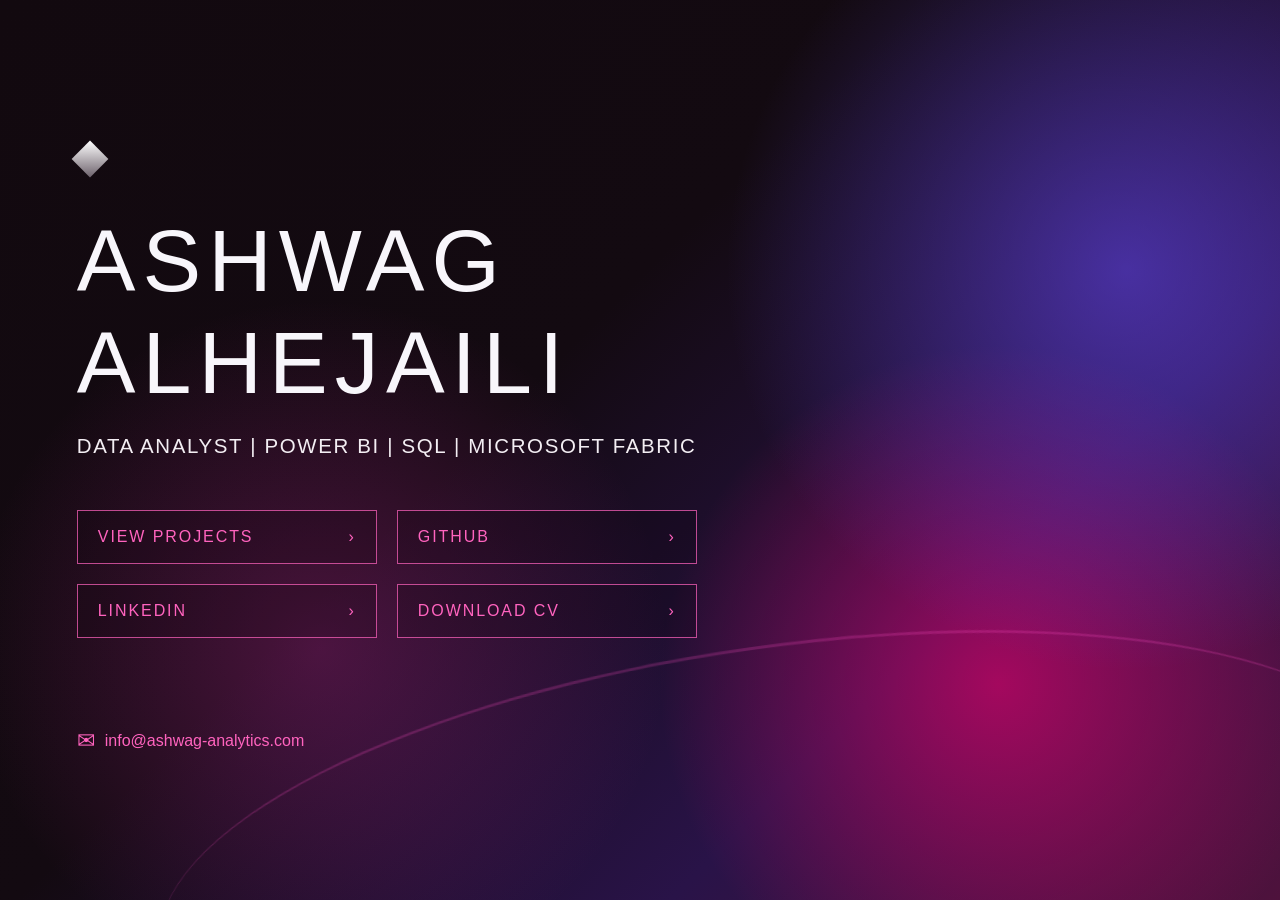
<file: index.html>
<!doctype html><html lang="en"><head><meta charset="utf-8"><meta name="viewport" content="width=device-width,initial-scale=1"><meta name="description" content="Ashwag Alhejaili — Data Analyst portfolio featuring Power BI, SQL, and Microsoft Fabric projects."><title>Ashwag Alhejaili | Data Analyst</title><link rel="stylesheet" href="style.css"></head><body><main class="site-bg hero"><div class="container"><div class="hero-inner"><div class="mark"></div><h1>ASHWAG ALHEJAILI</h1><div class="role">DATA ANALYST | POWER BI | SQL | MICROSOFT FABRIC</div><div class="actions"><a class="btn" href="projects.html"><span>View Projects</span><span>›</span></a><a class="btn" href="https://github.com/ashwag-alhejaili" target="_blank" rel="noopener"><span>GitHub</span><span>›</span></a><a class="btn" href="https://www.linkedin.com/in/%E2%80%AAashwag-alhejaili-79319a39b/" target="_blank" rel="noopener"><span>LinkedIn</span><span>›</span></a><a class="btn" href="assets/Ashwag_Alhejaili_CV.pdf" target="_blank" rel="noopener" download><span>Download CV</span><span>›</span></a></div><a class="email" href="mailto:info@ashwag-analytics.com" onclick="navigator.clipboard && navigator.clipboard.writeText('info@ashwag-analytics.com')" title="Click to email; address is also copied">info@ashwag-analytics.com</a></div></div></main></body></html>
</file>
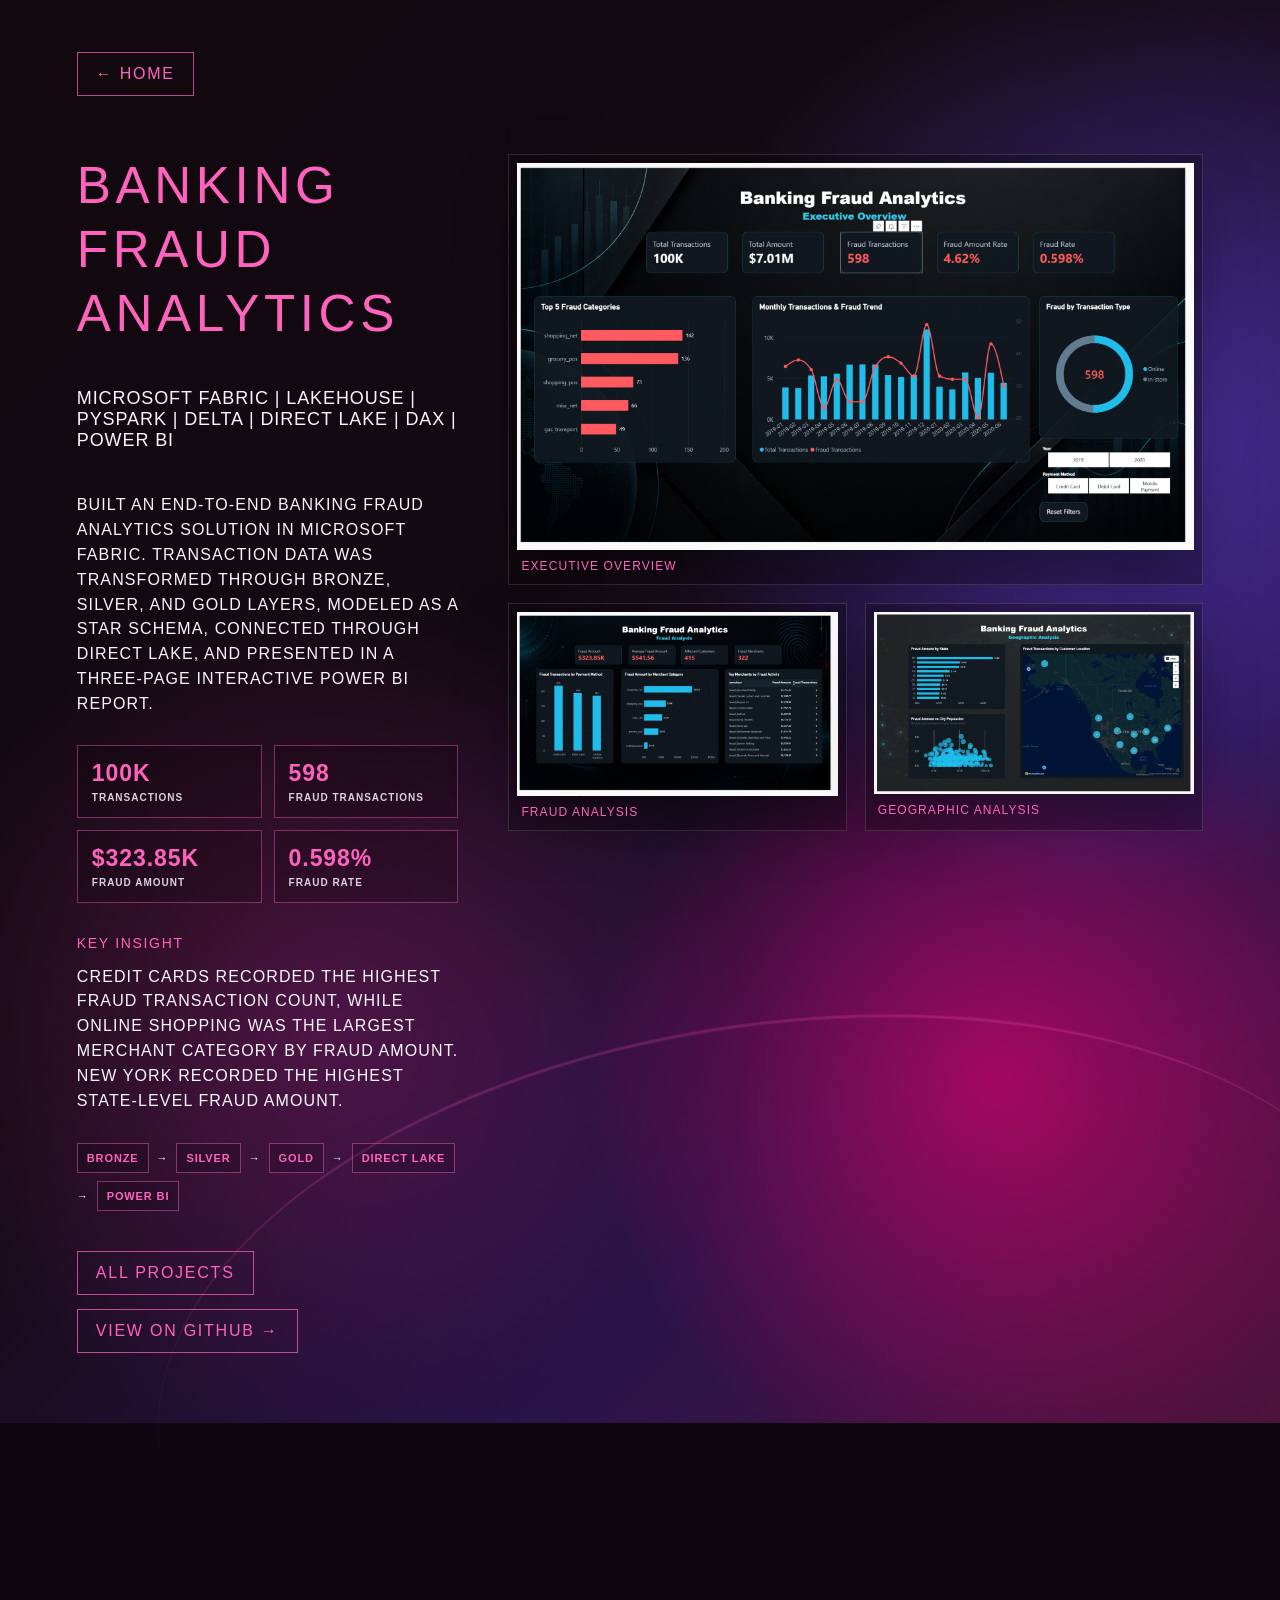
<file: banking-fraud.html>
<!doctype html>
<html lang="en">
<head>
  <meta charset="utf-8">
  <meta name="viewport" content="width=device-width,initial-scale=1">
  <title>Banking Fraud Analytics | Ashwag Alhejaili</title>
  <link rel="stylesheet" href="style.css">
</head>
<body>
  <main class="site-bg project-page banking-page">
    <div class="container">
      <a class="back" href="index.html">← HOME</a>
      <div class="project-layout banking-layout">
        <section>
          <h1 class="project-title">BANKING FRAUD<br>ANALYTICS</h1>
          <div class="project-tools">MICROSOFT FABRIC | LAKEHOUSE | PYSPARK | DELTA | DIRECT LAKE | DAX | POWER BI</div>
          <p class="project-copy">Built an end-to-end banking fraud analytics solution in Microsoft Fabric. Transaction data was transformed through Bronze, Silver, and Gold layers, modeled as a star schema, connected through Direct Lake, and presented in a three-page interactive Power BI report.</p>
          <div class="kpi-list" aria-label="Project highlights">
            <div><strong>100K</strong><span>TRANSACTIONS</span></div>
            <div><strong>598</strong><span>FRAUD TRANSACTIONS</span></div>
            <div><strong>$323.85K</strong><span>FRAUD AMOUNT</span></div>
            <div><strong>0.598%</strong><span>FRAUD RATE</span></div>
          </div>
          <div class="insight-label">KEY INSIGHT</div>
          <p class="insight">Credit cards recorded the highest fraud transaction count, while online shopping was the largest merchant category by fraud amount. New York recorded the highest state-level fraud amount.</p>
          <div class="pipeline" aria-label="Analytics workflow">
            <span>BRONZE</span><i>→</i><span>SILVER</span><i>→</i><span>GOLD</span><i>→</i><span>DIRECT LAKE</span><i>→</i><span>POWER BI</span>
          </div>
          <div class="project-nav">
  <a class="back" href="projects.html">ALL PROJECTS</a>
  <a class="back"
     href="https://github.com/ashwag-alhejaili/banking-fraud-analytics"
     target="_blank"
     rel="noopener noreferrer">
    VIEW ON GITHUB →
  </a>
</div>
        </section>
        <div class="dash dash-gallery">
          <figure class="featured-shot">
            <img src="assets/banking-fraud-overview.png" alt="Banking Fraud Analytics executive overview dashboard">
            <figcaption>Executive Overview</figcaption>
          </figure>
          <figure>
            <img loading="lazy" src="assets/banking-fraud-analysis.png" alt="Banking Fraud Analytics fraud analysis dashboard">
            <figcaption>Fraud Analysis</figcaption>
          </figure>
          <figure>
            <img loading="lazy" src="assets/banking-fraud-geographic.png" alt="Banking Fraud Analytics geographic analysis dashboard">
            <figcaption>Geographic Analysis</figcaption>
          </figure>
        </div>
      </div>
    </div>
  </main>
</body>
</html>
</file>
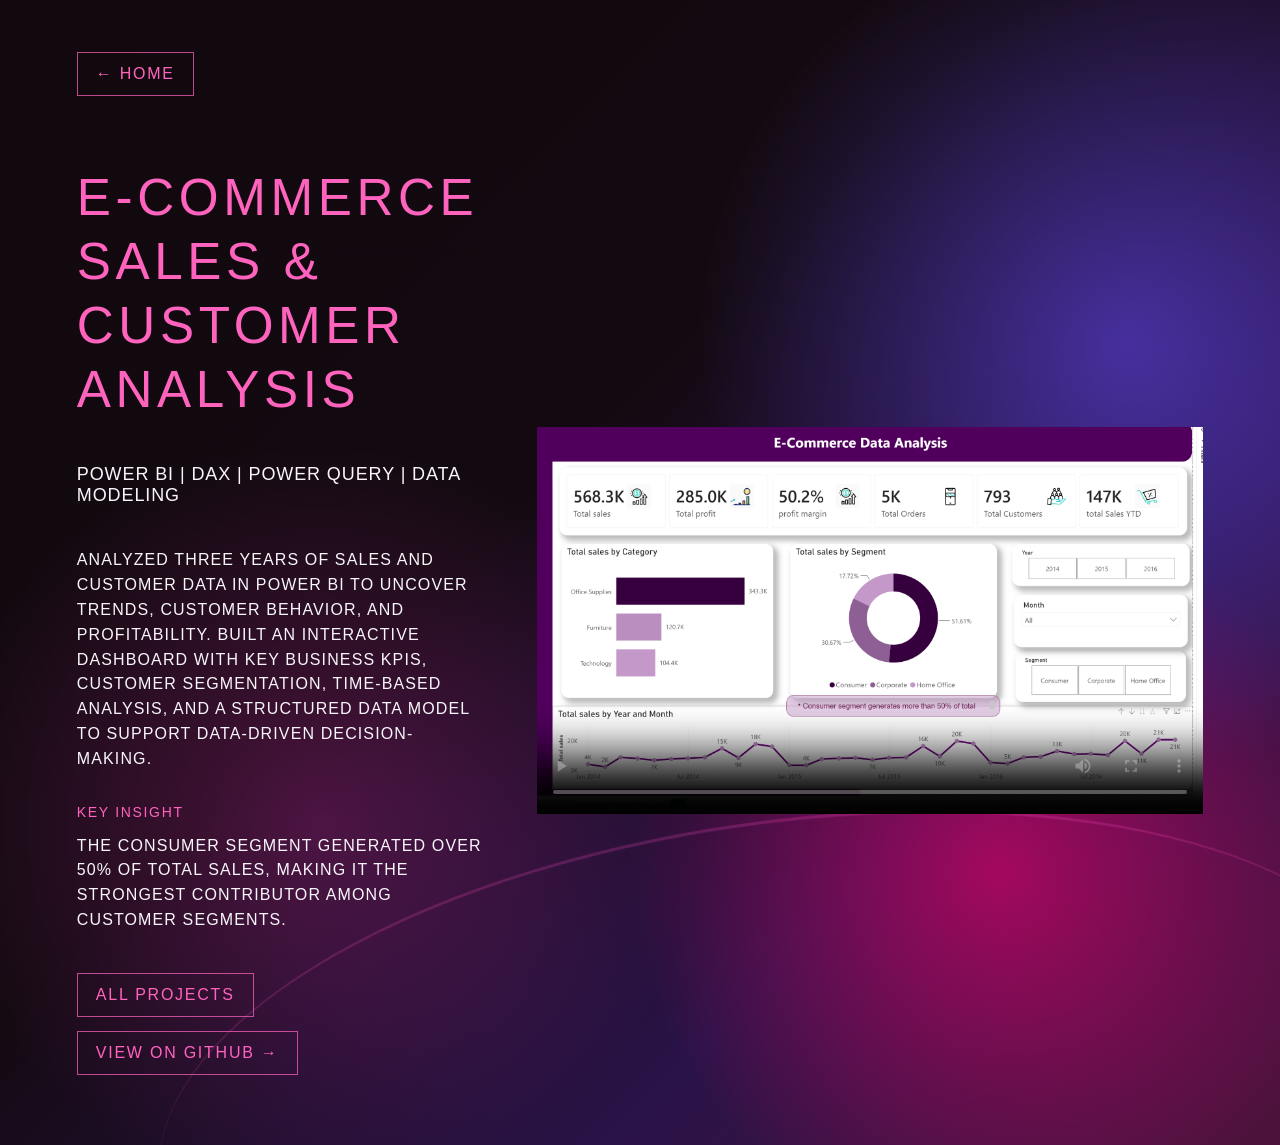
<file: ecommerce.html>
<!doctype html><html lang="en"><head>
  <meta charset="utf-8">
  <meta name="viewport" content="width=device-width,initial-scale=1">
  <title>E-Commerce Analysis | Ashwag Alhejaili</title>
  <link rel="stylesheet" href="style.css"></head><body>
    <main class="site-bg project-page">
      <div class="container"><a class="back" href="index.html">← HOME</a><div class="project-layout"><section><h1 class="project-title">E-COMMERCE SALES &amp;<br>CUSTOMER ANALYSIS</h1><div class="project-tools">POWER BI | DAX | POWER QUERY | DATA MODELING</div><p class="project-copy">Analyzed three years of sales and customer data in Power BI to uncover trends, customer behavior, and profitability. Built an interactive dashboard with key business KPIs, customer segmentation, time-based analysis, and a structured data model to support data-driven decision-making.</p><div class="insight-label">KEY INSIGHT</div><p class="insight">The Consumer segment generated over 50% of total sales, making it the strongest contributor among customer segments.</p>
        <div class="project-nav">
  <a class="back" href="projects.html">ALL PROJECTS</a>
  <a class="back"
     href="https://github.com/ashwag-alhejaili/Financial-and-Sales-Performance"
     target="_blank">
    VIEW ON GITHUB →
  </a>
</div></section><div class="dash"><video src="assets/ecommerce.mp4" controls playsinline preload="metadata" poster="assets/ecommerce-dashboard.png" aria-label="E-Commerce Power BI dashboard">Your browser does not support HTML5 video.</video></div></div></div></main></body></html>
</file>
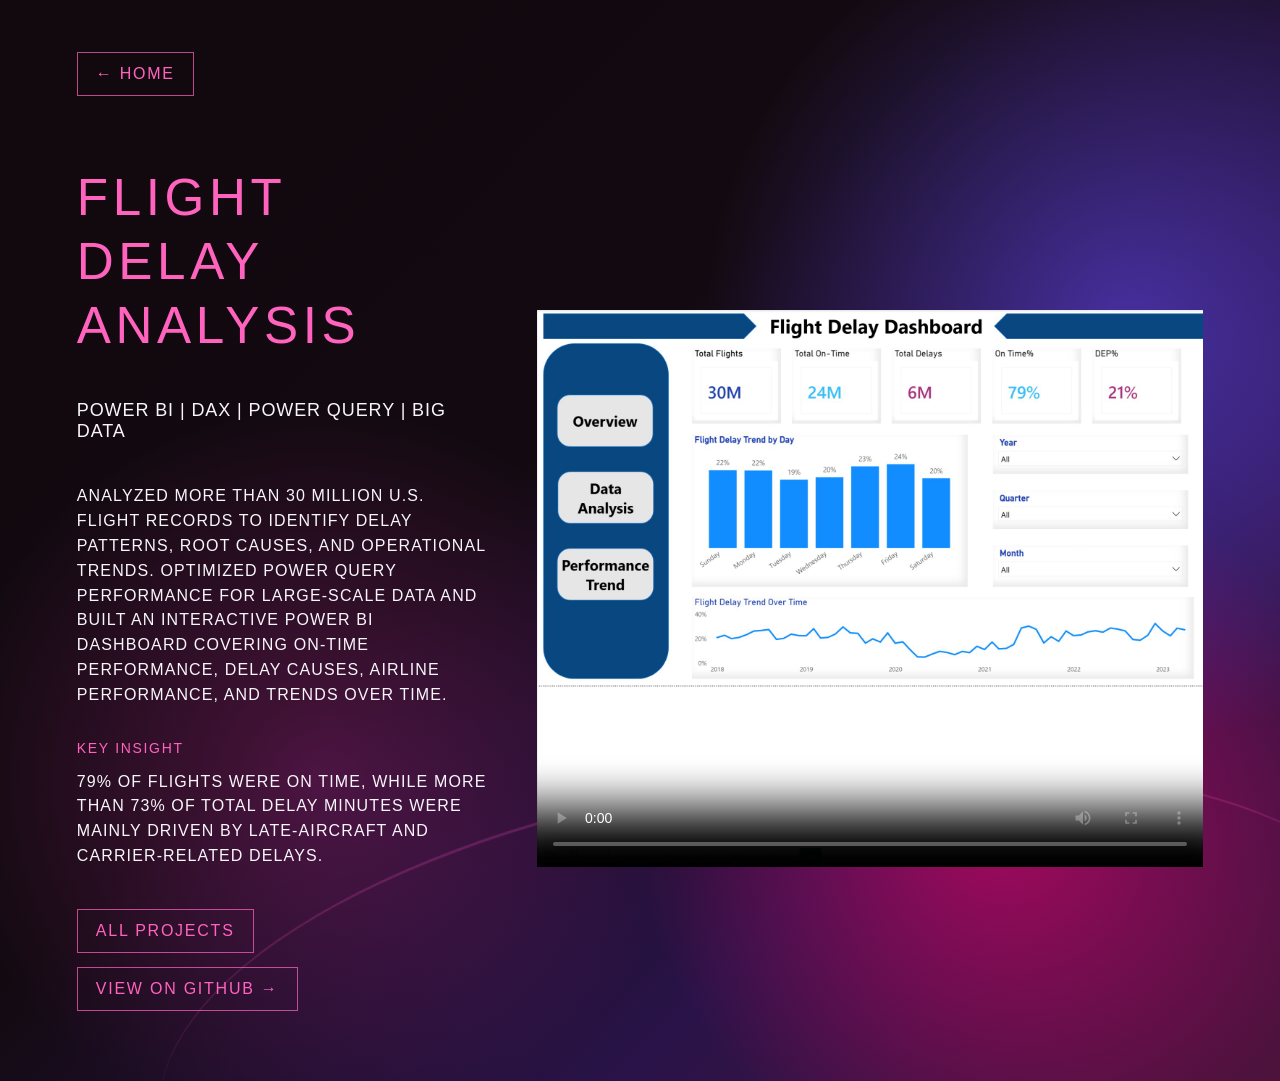
<file: flight-delay.html>
<!doctype html><html lang="en"><head><meta charset="utf-8"><meta name="viewport" content="width=device-width,initial-scale=1"><title>Flight Delay Analysis | Ashwag Alhejaili</title><link rel="stylesheet" href="style.css"></head><body><main class="site-bg project-page"><div class="container"><a class="back" href="index.html">← HOME</a><div class="project-layout"><section><h1 class="project-title">FLIGHT DELAY ANALYSIS</h1><div class="project-tools">POWER BI | DAX | POWER QUERY | BIG DATA</div><p class="project-copy">Analyzed more than 30 million U.S. flight records to identify delay patterns, root causes, and operational trends. Optimized Power Query performance for large-scale data and built an interactive Power BI dashboard covering on-time performance, delay causes, airline performance, and trends over time.</p><div class="insight-label">KEY INSIGHT</div><p class="insight">79% of flights were on time, while more than 73% of total delay minutes were mainly driven by late-aircraft and carrier-related delays.</p>
  <div class="project-nav">
  <a class="back" href="projects.html">ALL PROJECTS</a>
  <a class="back"
     href="https://github.com/ashwag-alhejaili/US-Flight-Delay-Analysis"
     target="_blank">
    VIEW ON GITHUB →
  </a>
</div>
</section><div class="dash"><video src="assets/flight-delay.mp4" controls playsinline preload="metadata" poster="assets/flight-dashboard.jpeg" aria-label="Flight Delay Power BI dashboard">Your browser does not support HTML5 video.</video></div></div></div></main></body></html>
</file>
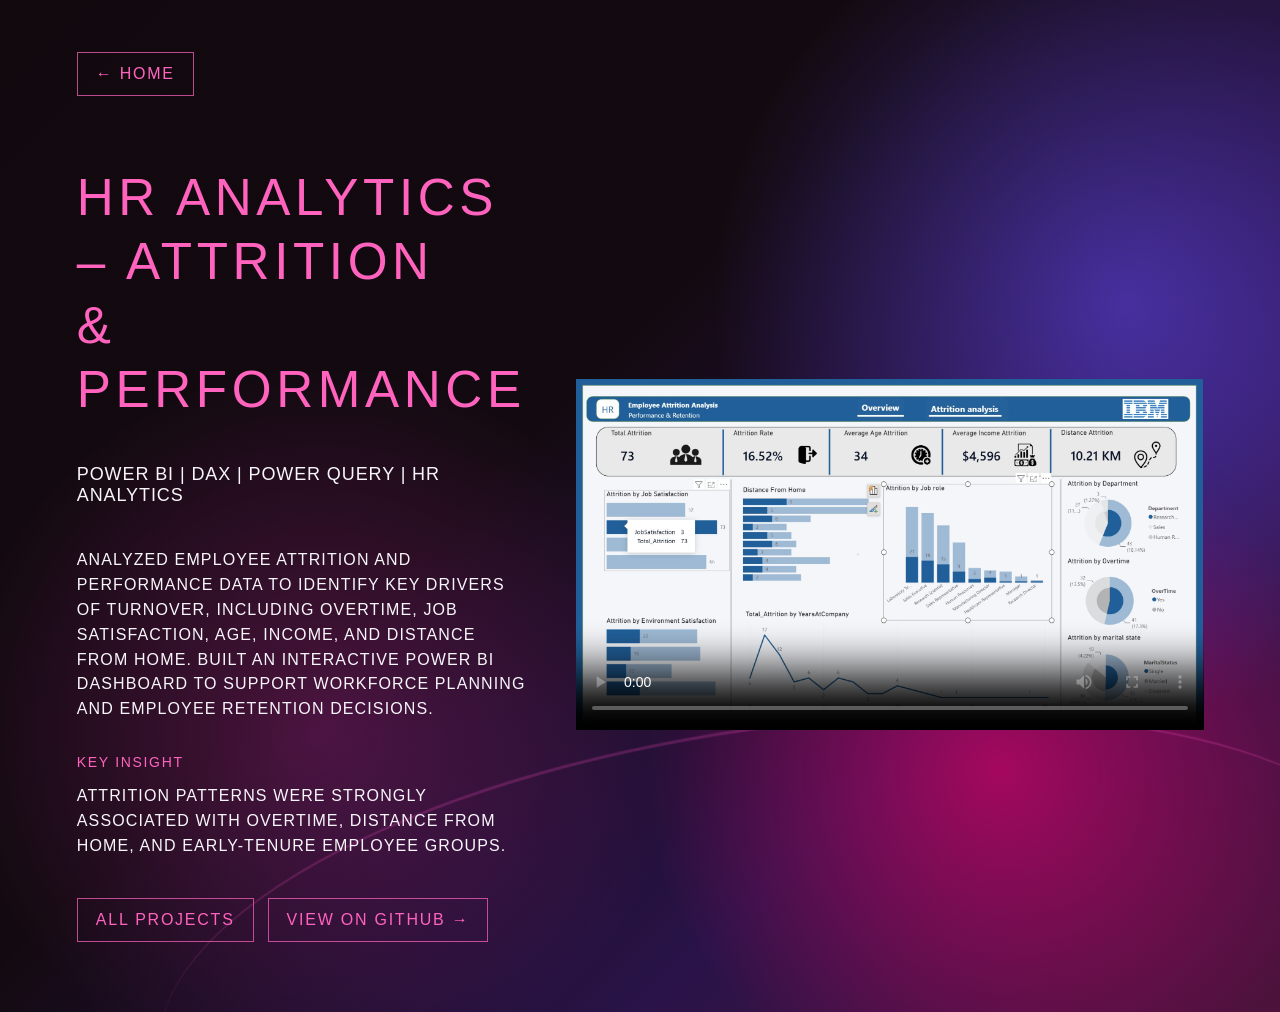
<file: hr-analytics.html>
<!doctype html><html lang="en"><head><meta charset="utf-8"><meta name="viewport" content="width=device-width,initial-scale=1"><title>HR Analytics | Ashwag Alhejaili</title><link rel="stylesheet" href="style.css"></head><body><main class="site-bg project-page"><div class="container"><a class="back" href="index.html">← HOME</a><div class="project-layout"><section><h1 class="project-title">HR ANALYTICS – ATTRITION<br>&amp; PERFORMANCE</h1><div class="project-tools">POWER BI | DAX | POWER QUERY | HR ANALYTICS</div><p class="project-copy">Analyzed employee attrition and performance data to identify key drivers of turnover, including overtime, job satisfaction, age, income, and distance from home. Built an interactive Power BI dashboard to support workforce planning and employee retention decisions.</p><div class="insight-label">KEY INSIGHT</div><p class="insight">Attrition patterns were strongly associated with overtime, distance from home, and early-tenure employee groups.</p>
  <div class="project-nav">
  <a class="back" href="projects.html">ALL PROJECTS</a>
  <a class="back"
     href="https://github.com/ashwag-alhejaili/IBM_HR_Analytics_Dashboard"
     target="_blank">
    VIEW ON GITHUB →
  </a>
</div>
</section><div class="dash"><video src="assets/hr-analytics.mp4" controls playsinline preload="metadata" poster="assets/hr-dashboard.jpeg" aria-label="HR Analytics Power BI dashboard">Your browser does not support HTML5 video.</video></div></div></div></main></body></html>
</file>
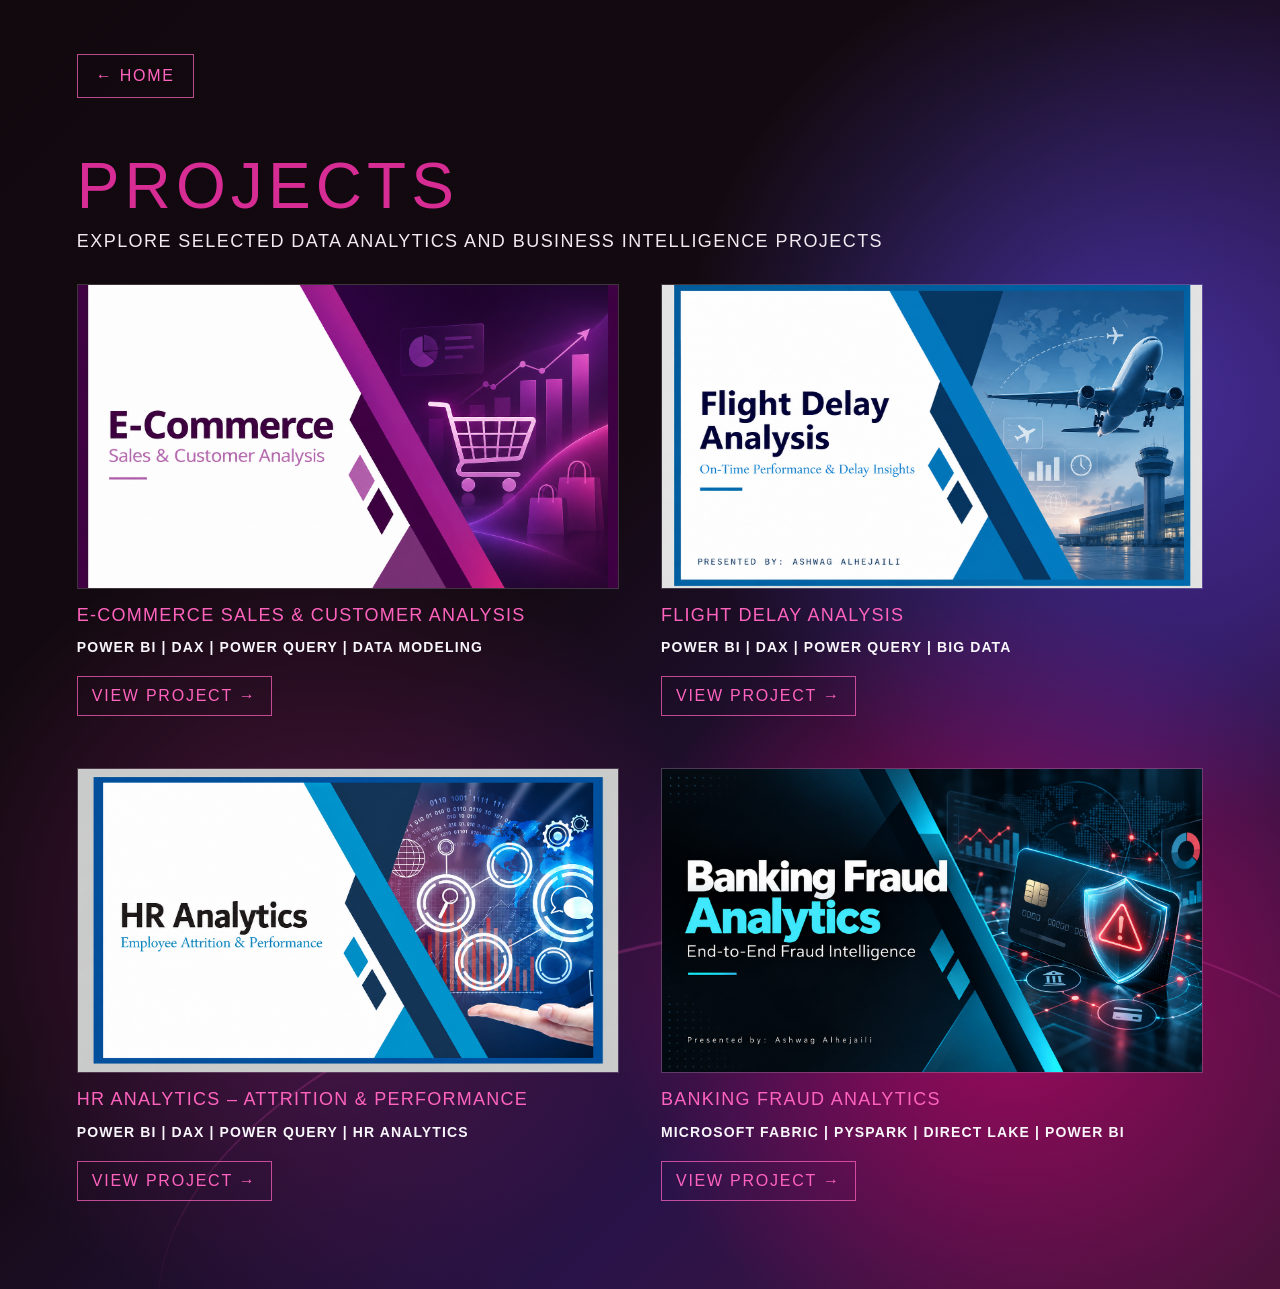
<file: projects.html>
<!doctype html>
<html lang="en">
<head>
  <meta charset="utf-8">
  <meta name="viewport" content="width=device-width,initial-scale=1">
  <title>Projects | Ashwag Alhejaili</title>
  <link rel="stylesheet" href="style.css">
</head>
<body>
  <main class="site-bg">
    <div class="container">
      <div class="topbar"><a class="back" href="index.html">← HOME</a></div>
      <section class="projects">
        <h1 class="section-title">PROJECTS</h1>
        <p class="section-sub">EXPLORE SELECTED DATA ANALYTICS AND BUSINESS INTELLIGENCE PROJECTS</p>
        <div class="grid">
          <article class="card">
            <img src="assets/ecommerce-cover.png" alt="E-Commerce Sales and Customer Analysis thumbnail">
            <h3>E-Commerce Sales &amp; Customer Analysis</h3>
            <div class="tools">POWER BI | DAX | POWER QUERY | DATA MODELING</div>
            <a class="small-btn" href="ecommerce.html">VIEW PROJECT →</a>
          </article>
          <article class="card">
            <img src="assets/flight-cover.png" alt="Flight Delay Analysis thumbnail">
            <h3>Flight Delay Analysis</h3>
            <div class="tools">POWER BI | DAX | POWER QUERY | BIG DATA</div>
            <a class="small-btn" href="flight-delay.html">VIEW PROJECT →</a>
          </article>
          <article class="card">
            <img src="assets/hr-cover.png" alt="HR Analytics thumbnail">
            <h3>HR Analytics – Attrition &amp; Performance</h3>
            <div class="tools">POWER BI | DAX | POWER QUERY | HR ANALYTICS</div>
            <a class="small-btn" href="hr-analytics.html">VIEW PROJECT →</a>
          </article>
          <article class="card">
            <img src="assets/banking-fraud-cover.png" alt="Banking Fraud Analytics project cover">
            <h3>Banking Fraud Analytics</h3>
            <div class="tools">MICROSOFT FABRIC | PYSPARK | DIRECT LAKE | POWER BI</div>
            <a class="small-btn" href="banking-fraud.html">VIEW PROJECT →</a>
          </article>
        </div>
      </section>
    </div>
  </main>
</body>
</html>
</file>
<file: style.css>
:root{
  --bg:#12090f;
  --pink:#ff63be;
  --pink2:#d72c94;
  --violet:#8a46ff;
  --text:#f8f6fb;
  --muted:#d8d2dc;
  --line:rgba(255,99,190,.72);
  --panel:rgba(17,9,15,.56);
}
*{box-sizing:border-box}
html{scroll-behavior:smooth}
body{margin:0;font-family:Inter,Segoe UI,Arial,sans-serif;background:#0d0710;color:var(--text)}
a{color:inherit;text-decoration:none}
.site-bg{
  min-height:100vh;
  background:
    radial-gradient(circle at 88% 30%, rgba(105,76,255,.52), transparent 31%),
    radial-gradient(circle at 78% 76%, rgba(255,0,113,.56), transparent 28%),
    radial-gradient(circle at 25% 72%, rgba(178,37,144,.35), transparent 30%),
    linear-gradient(135deg,#12090f 0%,#130a11 42%,#291348 72%,#4e123c 100%);
  position:relative;overflow:hidden;
}
.site-bg:after{content:"";position:absolute;inset:auto -10% -20% 12%;height:48%;border-radius:50%;border-top:3px solid rgba(255,78,196,.22);filter:blur(.2px);transform:rotate(-8deg);pointer-events:none}
.container{width:min(1180px,88vw);margin:auto;position:relative;z-index:2}
.hero{min-height:100vh;display:flex;align-items:center;padding:72px 0}
.hero-inner{max-width:800px}
.mark{width:26px;height:26px;transform:rotate(45deg);background:linear-gradient(135deg,#fff,#6d626c);margin-bottom:38px}
h1,h2,h3,p{margin-top:0}
.hero h1{font-size:clamp(48px,7vw,88px);font-weight:300;letter-spacing:.08em;margin-bottom:20px}
.role{font-size:clamp(15px,1.6vw,22px);letter-spacing:.08em;color:#f3eef3;margin-bottom:52px}
.actions{display:grid;grid-template-columns:repeat(2,minmax(220px,1fr));gap:20px;max-width:620px}.btn{border:1px solid var(--line);padding:17px 20px;display:flex;justify-content:space-between;align-items:center;letter-spacing:.12em;color:var(--pink);text-transform:uppercase;background:rgba(10,4,8,.18);transition:.2s}.btn:hover{background:rgba(255,99,190,.10);transform:translateY(-1px)}.email{margin-top:90px;color:var(--pink);display:flex;gap:10px;align-items:center}.email:before{content:"✉";font-size:22px}
.topbar{padding-top:54px}.back{display:inline-block;border:1px solid var(--line);padding:12px 18px;color:var(--pink);letter-spacing:.11em}
.projects{padding:25px 0 88px}.section-title{font-size:clamp(44px,5vw,72px);font-weight:300;letter-spacing:.08em;color:var(--pink2);margin:26px 0 8px}.section-sub{letter-spacing:.08em;color:#f1ebf1;font-size:18px;margin-bottom:32px}.grid{display:grid;grid-template-columns:repeat(2,1fr);gap:52px 42px}.card{display:flex;flex-direction:column;align-items:flex-start}.card img{width:100%;aspect-ratio:16/9;object-fit:cover;border:1px solid rgba(255,255,255,.18)}.card h3{color:var(--pink);font-size:18px;font-weight:500;letter-spacing:.07em;text-transform:uppercase;margin:14px 0 10px;line-height:1.35}.tools{font-size:14px;font-weight:700;letter-spacing:.08em;line-height:1.5;margin-bottom:18px}.small-btn{display:inline-flex;border:1px solid var(--line);padding:10px 14px;color:var(--pink);letter-spacing:.11em;text-transform:uppercase;margin-top:auto}
.project-page{min-height:100vh;padding:52px 0 70px}.project-layout{display:grid;grid-template-columns:.8fr 1.3fr;gap:50px;align-items:center;margin-top:70px}.project-title{font-size:clamp(35px,4vw,58px);font-weight:300;letter-spacing:.09em;color:var(--pink);line-height:1.25}.project-tools{font-size:18px;letter-spacing:.05em;margin:14px 0 42px}.project-copy{font-size:16px;line-height:1.55;letter-spacing:.07em;text-transform:uppercase;max-width:560px}.insight-label{margin-top:32px;color:var(--pink);letter-spacing:.12em;font-size:14px}.insight{margin-top:14px;font-size:16px;line-height:1.55;letter-spacing:.07em;text-transform:uppercase}.dash img{width:100%;display:block;box-shadow:0 22px 55px rgba(0,0,0,.34)}.project-nav{margin-top:40px;display:flex;gap:14px;flex-wrap:wrap}.footer-note{padding:28px 0 36px;color:#bdb4c2;font-size:13px}
@media(max-width:900px){.grid{grid-template-columns:1fr}.actions{grid-template-columns:1fr}.hero{min-height:auto;padding:90px 0 100px}.email{margin-top:52px}.project-layout{grid-template-columns:1fr;margin-top:42px}.dash{order:-1}.section-sub{font-size:15px}.project-tools{font-size:15px}.project-copy,.insight{font-size:14px}.container{width:min(92vw,760px)}}

.dash video{width:100%;height:auto;display:block;object-fit:contain;border:0;background:#000}

.banking-page{overflow:visible}
.banking-layout{align-items:start;grid-template-columns:.78fr 1.42fr;margin-top:58px}
.kpi-list{display:grid;grid-template-columns:repeat(2,minmax(130px,1fr));gap:12px;margin:28px 0}
.kpi-list div{border:1px solid rgba(255,99,190,.42);background:rgba(10,4,8,.22);padding:14px}
.kpi-list strong{display:block;color:var(--pink);font-size:23px;letter-spacing:.04em}
.kpi-list span{display:block;margin-top:5px;color:var(--muted);font-size:10px;font-weight:700;letter-spacing:.1em}
.pipeline{display:flex;align-items:center;flex-wrap:wrap;gap:8px;margin-top:30px;color:var(--pink);font-size:11px;font-weight:700;letter-spacing:.08em}
.pipeline span{border:1px solid rgba(255,99,190,.45);padding:8px 9px;background:rgba(10,4,8,.18)}
.pipeline i{font-style:normal;color:#fff}
.dash-gallery{display:grid;grid-template-columns:repeat(2,1fr);gap:18px}
.dash-gallery figure{margin:0;border:1px solid rgba(255,255,255,.14);background:rgba(10,4,8,.28);padding:8px}
.dash-gallery .featured-shot{grid-column:1/-1}
.dash-gallery figcaption{padding:9px 4px 3px;color:var(--pink);font-size:12px;letter-spacing:.09em;text-transform:uppercase}
@media(max-width:900px){.banking-layout{grid-template-columns:1fr}.dash-gallery{order:-1}.grid{grid-template-columns:1fr}.kpi-list{grid-template-columns:repeat(2,1fr)}}
@media(max-width:560px){.dash-gallery{grid-template-columns:1fr}.dash-gallery .featured-shot{grid-column:auto}.kpi-list{grid-template-columns:1fr}}
</file>
